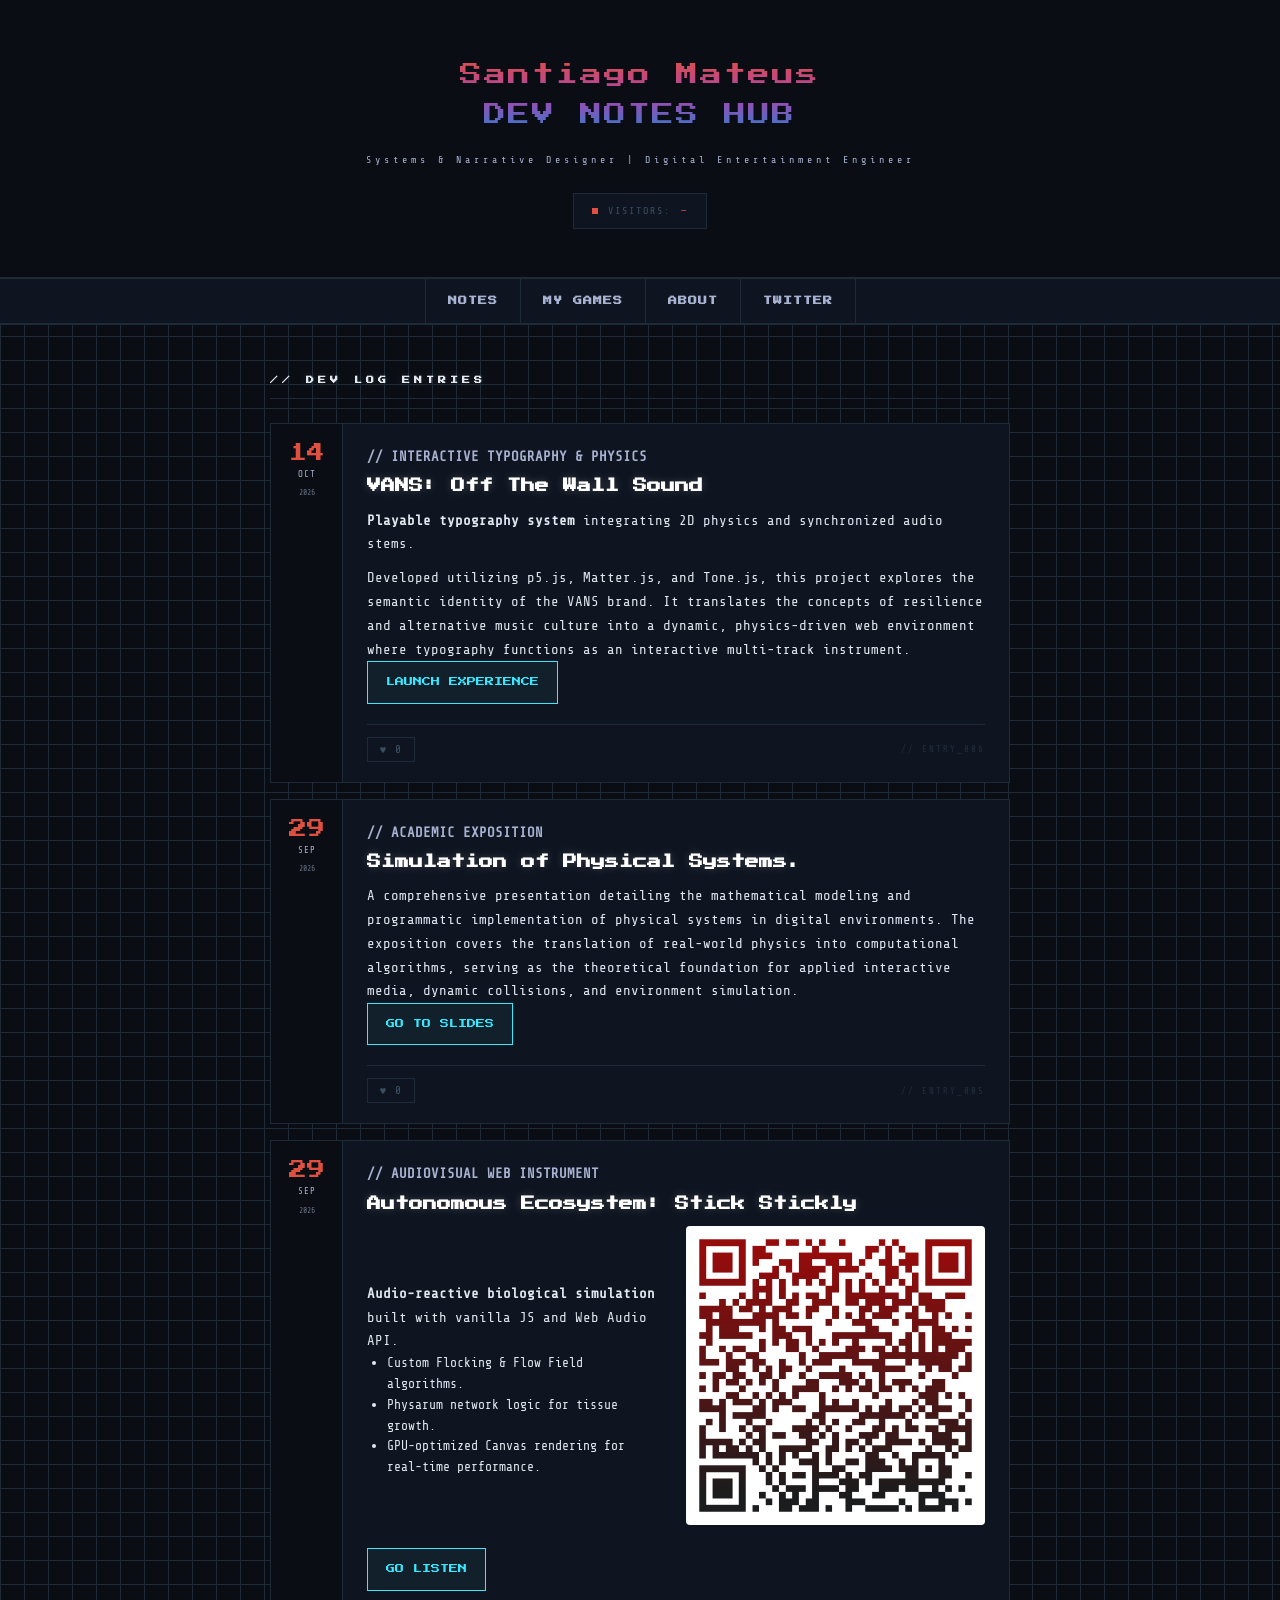
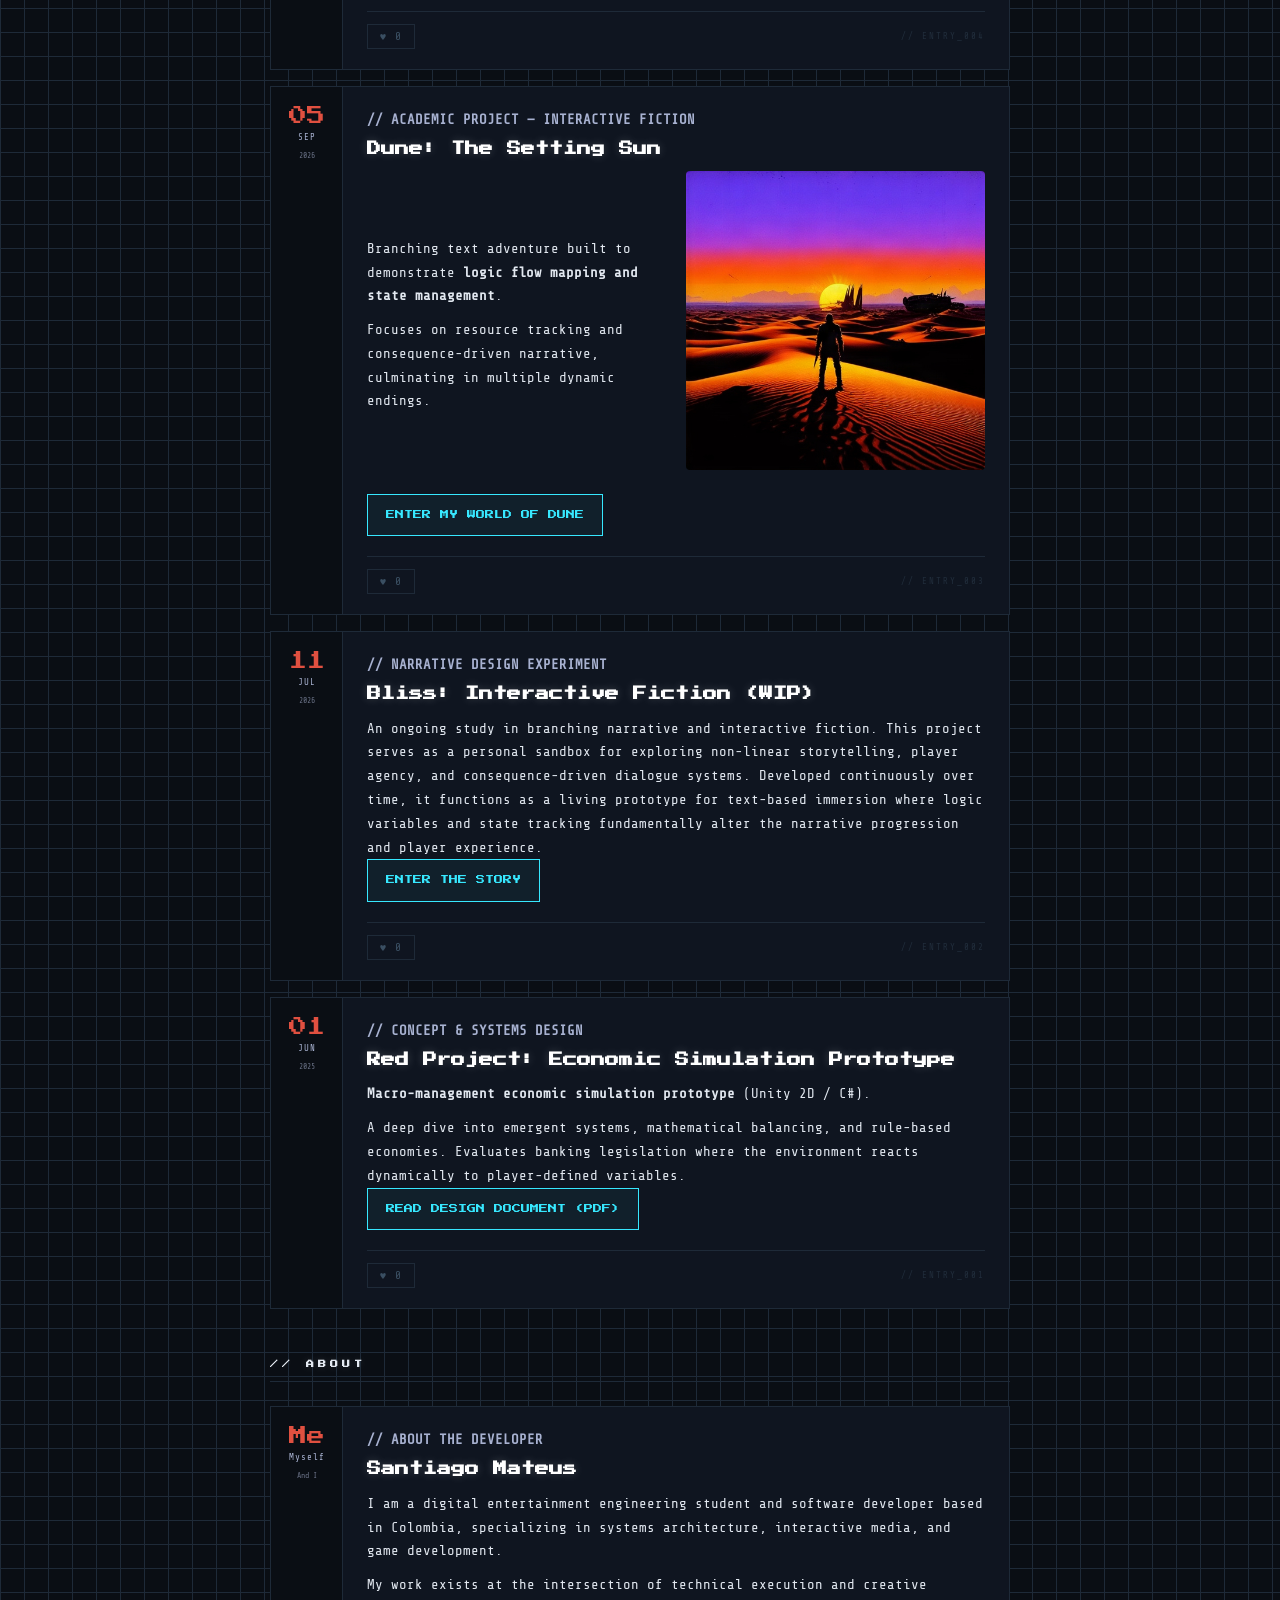
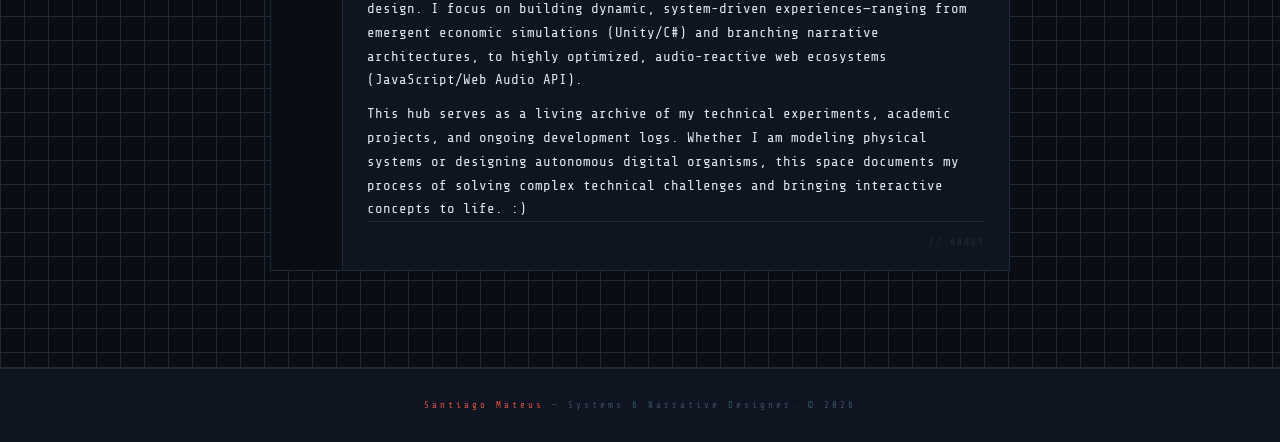
<file: index.html>
<!DOCTYPE html>
<html lang="en">
    <head>
        <meta charset="UTF-8">
        <meta name="viewport" content="width=device-width, initial-scale=1.0">
        <link rel="stylesheet" href="styles.css">
        <link href="https://fonts.googleapis.com/css2?family=Press+Start+2P&family=Share+Tech+Mono&display=swap" rel="stylesheet">
        <link rel="icon" href="assets/favicon.ico">
        <title>OilWorkerPantheon — Dev Notes</title>
    </head>
    <body>

        <header>
            <div class="logo">Santiago Mateus<br>DEV NOTES HUB</div>
            <div class="logo-sub">Systems & Narrative Designer | Digital Entertainment Engineer</div>
            <div class="visitor-bar">
                <span class="visitor-dot"></span>
                <span>VISITORS:</span>
                <span id="visitor-count">——</span>
            </div>
        </header>

        <nav>
            <a href="#notes">NOTES</a>
            <a href="games.html">MY GAMES</a>
            <a href="#about">ABOUT</a>
            <a href="https://twitter.com/OilWorkerP4nth" target="_blank">TWITTER</a>
        </nav>

        <main>

            <div class="section-label" id="notes">// DEV LOG ENTRIES</div>
            <!-- ADD NEW ENTRIES BELOW THIS LINE -->

            <!-- ENTRY 006 -->
            <article class="note-card">
                <div class="note-date">
                    <span class="day">14</span>
                    <span class="month">OCT</span>
                    <span class="year">2026</span>
                </div>
                <div class="note-content">
                    <div class="note-tag">// INTERACTIVE TYPOGRAPHY & PHYSICS</div>
                    <h2 class="note-title">VANS: Off The Wall Sound</h2>
                    
                    <div class="note-body">
                        <p><strong>Playable typography system</strong> integrating 2D physics and synchronized audio stems.</p>
                        <p>Developed utilizing p5.js, Matter.js, and Tone.js, this project explores the semantic identity of the VANS brand. It translates the concepts of resilience and alternative music culture into a dynamic, physics-driven web environment where typography functions as an interactive multi-track instrument.</p>
                    </div>
            
                    <!-- BOTÓN ACTUALIZADO -->
                    <a href="./Unidad_7/index.html" class="novel-btn" target="_blank">
                        LAUNCH EXPERIENCE
                    </a>
            
                    <div class="note-footer">
                        <button class="like-btn" data-id="entry_006">
                            ♥ <span class="count">0</span>
                        </button>
                        <span class="note-id">// ENTRY_006</span>
                    </div>
                </div>
            </article>

            <!-- ENTRY 005 -->
            <article class="note-card">
                <div class="note-date">
                    <span class="day">29</span>
                    <span class="month">SEP</span>
                    <span class="year">2026</span>
                </div>
                <div class="note-content">
                    <div class="note-tag">// ACADEMIC EXPOSITION</div>
                    <h2 class="note-title">Simulation of Physical Systems.</h2>
                    
                    <div class="note-body">
                        <p>A comprehensive presentation detailing the mathematical modeling and programmatic implementation of physical systems in digital environments. The exposition covers the translation of real-world physics into computational algorithms, serving as the theoretical foundation for applied interactive media, dynamic collisions, and environment simulation.</p>
                    </div>
            
                    <!-- BOTÓN -->
                    <a href="./unidad_5_diamante/index.html" class="novel-btn" target="_blank">
                        GO TO SLIDES
                    </a>
            
                    <div class="note-footer">
                        <button class="like-btn" data-id="entry_005">
                            ♥ <span class="count">0</span>
                        </button>
                        <span class="note-id">// ENTRY_005</span>
                    </div>
                </div>
            </article>

            <!-- ENTRY 004 -->
            <article class="note-card">
                <div class="note-date">
                    <span class="day">29</span>
                    <span class="month">SEP</span>
                    <span class="year">2026</span>
                </div>
                <div class="note-content">
                    <div class="note-tag">// AUDIOVISUAL WEB INSTRUMENT</div>
                    <h2 class="note-title">Autonomous Ecosystem: Stick Stickly</h2>
                    
                    <!-- Contenedor dividido en dos columnas -->
                    <div class="note-body" style="display: flex; gap: 20px; align-items: center; padding-bottom: 15px;">
                        <div style="flex: 1;">
                            <p><strong>Audio-reactive biological simulation</strong> built with vanilla JS and Web Audio API.</p>
                            <ul style="color: #e2e8f0; font-size: 13px; padding-left: 20px; line-height: 1.6;">
                                <li>Custom Flocking & Flow Field algorithms.</li>
                                <li>Physarum network logic for tissue growth.</li>
                                <li>GPU-optimized Canvas rendering for real-time performance.</li>
                            </ul>
                        </div>
                        <div style="flex: 1; text-align: center;">
                            <img src="assets/qr-code.png" alt="QR Stick Stickly" style="max-width: 100%; border-radius: 4px;">
                        </div>
                    </div>
            
                    <!-- BOTÓN -->
                    <a href="./Stick_Stickly_Organism_Santiago_Mateus/index.html" class="novel-btn">
                        GO LISTEN
                    </a>
            
                    <div class="note-footer">
                        <button class="like-btn" data-id="entry_004">
                            ♥ <span class="count">0</span>
                        </button>
                        <span class="note-id">// ENTRY_004</span>
                    </div>
                </div>
            </article>

            <!-- ENTRY 003 -->
            <article class="note-card">
                <div class="note-date">
                    <span class="day">05</span>
                    <span class="month">SEP</span>
                    <span class="year">2026</span>
                </div>
                <div class="note-content">
                    <div class="note-tag">// ACADEMIC PROJECT — INTERACTIVE FICTION</div>
                    <h2 class="note-title">Dune: The Setting Sun</h2>
                    
                    <!-- Contenedor dividido en dos columnas -->
                    <div class="note-body" style="display: flex; gap: 20px; align-items: center; padding-bottom: 15px;">
                        <div style="flex: 1;">
                            <p>Branching text adventure built to demonstrate <strong>logic flow mapping and state management</strong>.</p>
                            <p>Focuses on resource tracking and consequence-driven narrative, culminating in multiple dynamic endings.</p>
                        </div>
                        <div style="flex: 1; text-align: center;">
                            <img src="assets/Dune.png" alt="Portada de The Setting Sun" style="max-width: 100%; border-radius: 4px;">
                        </div>
                    </div>
            
                    <!-- BOTÓN -->
                    <a href="DuneTheSettingSun.html" class="novel-btn">
                        ENTER MY WORLD OF DUNE
                    </a>
            
                    <div class="note-footer">
                        <button class="like-btn" data-id="entry_003">
                            ♥ <span class="count">0</span>
                        </button>
                        <span class="note-id">// ENTRY_003</span>
                    </div>
                </div>
            </article>

            <!-- ENTRY 002 -->
            <article class="note-card">
                <div class="note-date">
                    <span class="day">11</span>
                    <span class="month">JUL</span>
                    <span class="year">2026</span>
                </div>
                <div class="note-content">
                    <div class="note-tag">// NARRATIVE DESIGN EXPERIMENT</div>
                    <h2 class="note-title">Bliss: Interactive Fiction (WIP)</h2>
                    <div class="note-body">
                        <p>An ongoing study in branching narrative and interactive fiction. This project serves as a personal sandbox for exploring non-linear storytelling, player agency, and consequence-driven dialogue systems. Developed continuously over time, it functions as a living prototype for text-based immersion where logic variables and state tracking fundamentally alter the narrative progression and player experience.</p>
                    </div>
            
                    <!-- BOTÓN -->
                    <a href="Bliss.html" class="novel-btn">
                        ENTER THE STORY
                    </a>
            
                    <div class="note-footer">
                        <button class="like-btn" data-id="entry_002">
                            ♥ <span class="count">0</span>
                        </button>
                        <span class="note-id">// ENTRY_002</span>
                    </div>
                </div>
            </article>

            <!-- ENTRY 001 -->
            <article class="note-card">
                <div class="note-date">
                    <span class="day">01</span>
                    <span class="month">JUN</span>
                    <span class="year">2025</span>
                </div>
                <div class="note-content">
                    <div class="note-tag">// CONCEPT & SYSTEMS DESIGN</div>
                    <h2 class="note-title">Red Project: Economic Simulation Prototype</h2>
                    
                    <div class="note-body">
                        <p><strong>Macro-management economic simulation prototype</strong> (Unity 2D / C#).</p>
                        <p>A deep dive into emergent systems, mathematical balancing, and rule-based economies. Evaluates banking legislation where the environment reacts dynamically to player-defined variables.</p>
                    </div>

                    <!-- BOTÓN PARA EL GDD -->
                    <a href="Docs/RedProjectGDD.pdf" target="_blank" class="novel-btn">
                        READ DESIGN DOCUMENT (PDF)
                    </a>

                    <div class="note-footer">
                        <button class="like-btn" data-id="entry_001">
                            ♥ <span class="count">0</span>
                        </button>
                        <span class="note-id">// ENTRY_001</span>
                    </div>
                </div>
            </article>

            <div class="section-label" id="about" style="margin-top:48px;">// ABOUT</div>

            <article class="note-card">
                <div class="note-date">
                    <span class="day">Me</span>
                    <span class="month">Myself</span>
                    <span class="year">And I</span>
                </div>
                <div class="note-content">
                    <div class="note-tag">// ABOUT THE DEVELOPER</div>
                    <h2 class="note-title">Santiago Mateus</h2>
                    <div class="note-body">
                        <p>I am a digital entertainment engineering student and software developer based in Colombia, specializing in systems architecture, interactive media, and game development.</p>
                        <p>My work exists at the intersection of technical execution and creative design. I focus on building dynamic, system-driven experiences—ranging from emergent economic simulations (Unity/C#) and branching narrative architectures, to highly optimized, audio-reactive web ecosystems (JavaScript/Web Audio API).</p>
                        <p>This hub serves as a living archive of my technical experiments, academic projects, and ongoing development logs. Whether I am modeling physical systems or designing autonomous digital organisms, this space documents my process of solving complex technical challenges and bringing interactive concepts to life. :)</p>
                    </div>
                    <div class="note-footer">
                        <span></span>
                        <span class="note-id">// ABOUT</span>
                    </div>
                </div>
            </article>

        </main>

        <footer>
            <script src="main.js"></script>
            <span>Santiago Mateus</span> — Systems & Narrative Designer. © 2026
        </footer>

    </body>
</html>
</file>
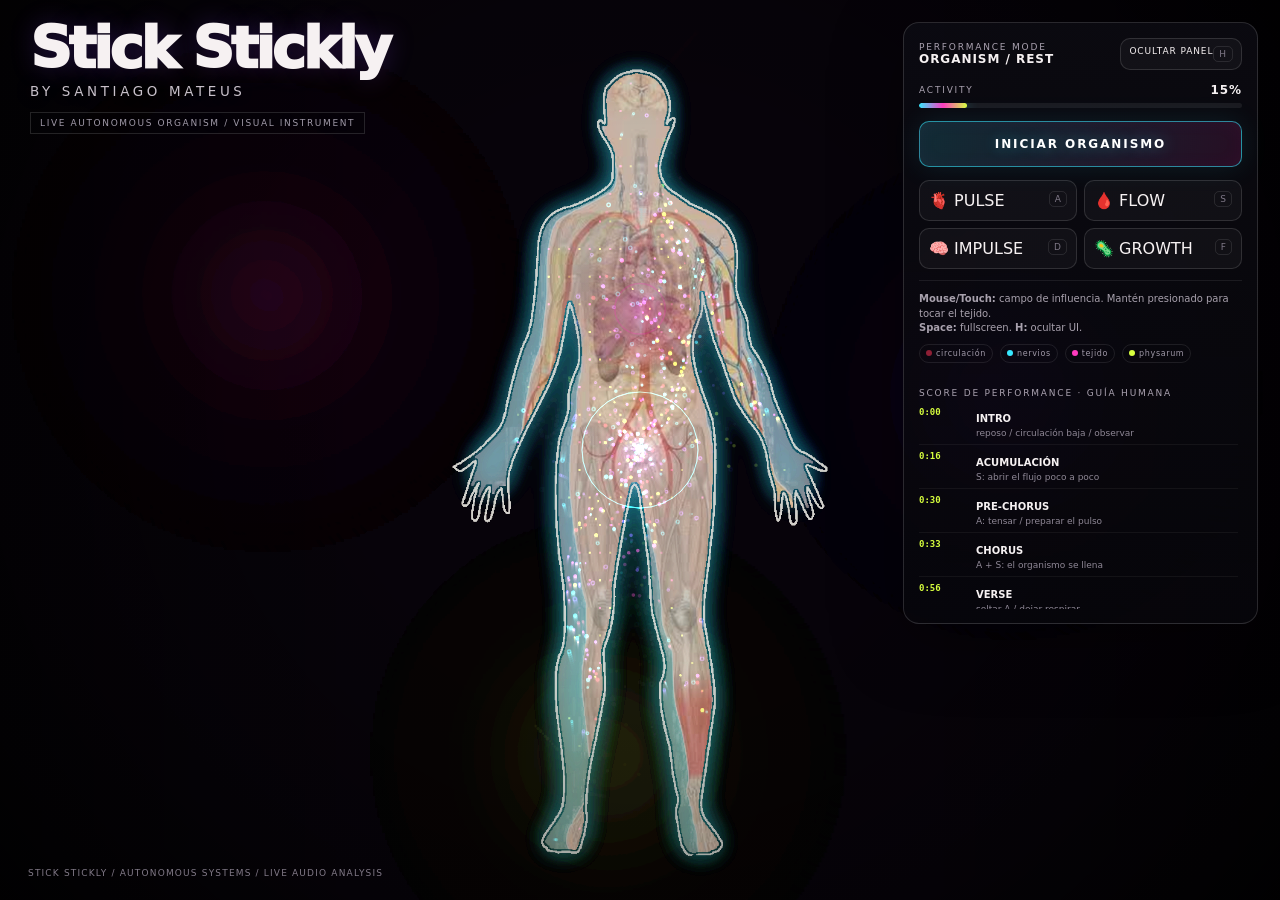
<file: Stick_Stickly_Organism_Santiago_Mateus/index.html>
<!doctype html>
<html lang="es">
<head>
<meta charset="utf-8">
<meta name="viewport" content="width=device-width,initial-scale=1">
<link rel="icon" href="../assets/favicon.ico">
<title>Stick Stickly | By Santiago Mateus</title>
<style>
:root{
  --bg:#07060b;
  --ink:#f6f1f2;
  --muted:#9d96a3;
  --cyan:#37e8ff;
  --pink:#ff3bbf;
  --lime:#d8ff3e;
  --violet:#8e4dff;
  --blood:#8e1f35;
}
*{box-sizing:border-box}
html,body{
  margin:0;width:100%;height:100%;overflow:hidden;background:var(--bg);
  color:var(--ink);font-family:Inter,ui-sans-serif,system-ui,-apple-system,Segoe UI,sans-serif;
  cursor:default;
  touch-action:none;
}
canvas{position:fixed;inset:0;width:100%;height:100%;display:block}
.vignette{position:fixed;inset:0;pointer-events:none;background:
  radial-gradient(circle at 50% 44%,transparent 33%,rgba(0,0,0,.28) 67%,rgba(0,0,0,.82) 100%),
  linear-gradient(90deg,rgba(0,0,0,.28),transparent 32%,transparent 68%,rgba(0,0,0,.28))}
.top{
  position:fixed;left:30px;top:24px;z-index:8;pointer-events:none;
  text-shadow:0 0 26px rgba(142,77,255,.22)
}
.title{font-weight:950;letter-spacing:-.055em;font-size:clamp(34px,4.5vw,66px);line-height:.88}
.by{font-size:clamp(11px,1.05vw,15px);letter-spacing:.27em;text-transform:uppercase;color:#c8c0ca;margin-top:9px}
.tag{
  display:inline-block;margin-top:13px;padding:5px 9px;border:1px solid rgba(255,255,255,.13);
  background:rgba(5,4,8,.35);font-size:9px;
  letter-spacing:.18em;text-transform:uppercase;color:#9f98a7
}
.panel{
  position:fixed;right:22px;top:22px;z-index:12;width:min(355px,calc(100vw - 44px));
  padding:15px 15px 14px;border:1px solid rgba(255,255,255,.14);border-radius:16px;
  background:linear-gradient(180deg,rgba(12,11,18,.88),rgba(8,7,12,.74));
  box-shadow:0 16px 70px rgba(0,0,0,.35)
}
.panel.hidden{display:none}
.row{display:flex;justify-content:space-between;align-items:center;gap:16px}
.label{font-size:9px;text-transform:uppercase;letter-spacing:.2em;color:#aaa2b0}
.value{font-size:12px;font-weight:800;letter-spacing:.08em}
.controls{display:grid;grid-template-columns:1fr 1fr;gap:7px;margin-top:11px}
button{
  appearance:none;border:1px solid rgba(255,255,255,.13);background:rgba(255,255,255,.035);
  color:var(--ink);padding:10px 9px;border-radius:10px;cursor:pointer;text-align:left;
  font:inherit;transition:.14s transform,.14s background,.14s border,.14s box-shadow
}
button:hover{transform:translateY(-1px);background:rgba(255,255,255,.075)}
button.active{
  border-color:rgba(216,255,62,.72);
  box-shadow:0 0 25px rgba(216,255,62,.11),inset 0 0 14px rgba(216,255,62,.035)
}
#hideBtn{font-size:9px;padding:7px 8px;letter-spacing:.1em;text-transform:uppercase}
.k{
  font-size:9px;color:#7f7887;float:right;border:1px solid rgba(255,255,255,.1);
  padding:2px 5px;border-radius:5px
}
.meter{height:5px;border-radius:99px;background:rgba(255,255,255,.07);margin-top:6px;overflow:hidden}
.fill{
  height:100%;width:0%;border-radius:99px;
  background:linear-gradient(90deg,var(--cyan),var(--pink),var(--lime));
  box-shadow:0 0 13px rgba(55,232,255,.48)
}
.hint{margin-top:11px;padding-top:11px;border-top:1px solid rgba(255,255,255,.08);font-size:10px;line-height:1.45;color:#a8a1ad}
.score{margin-top:11px;max-height:235px;overflow:auto;padding-right:4px}
.score::-webkit-scrollbar{width:5px}.score::-webkit-scrollbar-thumb{background:rgba(255,255,255,.12);border-radius:9px}
.cue{display:grid;grid-template-columns:48px 1fr;gap:9px;padding:6px 0;border-bottom:1px solid rgba(255,255,255,.05)}
.time{font:700 9px ui-monospace,monospace;color:var(--lime)}
.cue b{font-size:10px}.cue span{display:block;font-size:9px;color:#8e8795;margin-top:2px}
.legend{display:flex;gap:7px;flex-wrap:wrap;margin-top:8px}
.chip{font-size:8px;letter-spacing:.08em;padding:4px 6px;border:1px solid rgba(255,255,255,.09);border-radius:999px;color:#9f98a7}
.chip i{display:inline-block;width:6px;height:6px;border-radius:50%;margin-right:4px}
.startButton{width:100%;margin:13px 0 2px;padding:15px 12px;border:1px solid rgba(55,232,255,.55);
  background:linear-gradient(110deg,rgba(55,232,255,.16),rgba(255,59,191,.12));color:#fff;
  font-size:12px;font-weight:900;letter-spacing:.16em;text-align:center;text-shadow:0 0 16px rgba(55,232,255,.4);
  box-shadow:0 0 28px rgba(55,232,255,.1),inset 0 0 20px rgba(255,59,191,.04)}
.startButton:hover{border-color:var(--cyan);background:linear-gradient(110deg,rgba(55,232,255,.25),rgba(255,59,191,.2))}
.startButton:disabled{opacity:.5;cursor:wait;transform:none}
.beatFlag{display:inline-block;margin-left:8px;color:var(--pink);font-size:9px;letter-spacing:.16em;opacity:0;transition:opacity .04s;text-shadow:0 0 12px var(--pink)}
.beatFlag.active{opacity:1}
.startButton[hidden]{display:none}
.loading{position:fixed;left:50%;top:50%;z-index:20;transform:translate(-50%,-50%);padding:9px 13px;
  color:var(--cyan);background:rgba(7,6,11,.85);border:1px solid rgba(55,232,255,.25);font-size:10px;
  letter-spacing:.16em;text-transform:uppercase;pointer-events:none}
.loading.hidden{display:none}
.bottom{
  position:fixed;left:28px;bottom:22px;z-index:8;color:#817987;font-size:9px;
  letter-spacing:.13em;text-transform:uppercase;pointer-events:none
}
@media (max-width: 600px) {
  .bottom{left:16px;bottom:12px}
  .title{font-size:34px}.controls{grid-template-columns:1fr 1fr}.score{max-height:175px}
}
</style>
</head>
<body>
<canvas id="c"></canvas>
<div class="vignette"></div>

<div class="top">
  <div class="title">Stick Stickly</div>
  <div class="by">By Santiago Mateus</div>
  <div class="tag">live autonomous organism / visual instrument</div>
</div>

<div class="panel" id="panel">
  <div class="row">
    <div><div class="label">Performance mode</div><div class="value" id="mode">ORGANISM / REST</div></div>
    <button id="hideBtn">ocultar panel <span class="k">H</span></button>
  </div>

  <div class="row" style="margin-top:13px">
    <div class="label">activity <span class="beatFlag" id="beatFlag">BEAT</span></div><div class="value" id="activityText">0%</div>
  </div>
  <div class="meter"><div class="fill" id="activityFill"></div></div>

  <button class="startButton" id="startBtn" type="button" disabled>INICIAR ORGANISMO</button>

  <div class="controls">
    <button id="pulseBtn">🫀 PULSE <span class="k">A</span></button>
    <button id="flowBtn">🩸 FLOW <span class="k">S</span></button>
    <button id="impulseBtn">🧠 IMPULSE <span class="k">D</span></button>
    <button id="growthBtn">🦠 GROWTH <span class="k">F</span></button>
  </div>

  <div class="hint">
    <b>Mouse/Touch:</b> campo de influencia. Mantén presionado para tocar el tejido.
    <br><b>Space:</b> fullscreen. <b>H:</b> ocultar UI.
  </div>

  <div class="legend">
    <span class="chip"><i style="background:var(--blood)"></i>circulación</span>
    <span class="chip"><i style="background:var(--cyan)"></i>nervios</span>
    <span class="chip"><i style="background:var(--pink)"></i>tejido</span>
    <span class="chip"><i style="background:var(--lime)"></i>physarum</span>
  </div>

  <div class="score">
    <div class="label" style="margin:14px 0 3px">score de performance · guía humana</div>
    <div class="cue"><div class="time">0:00</div><div><b>INTRO</b><span>reposo / circulación baja / observar</span></div></div>
    <div class="cue"><div class="time">0:16</div><div><b>ACUMULACIÓN</b><span>S: abrir el flujo poco a poco</span></div></div>
    <div class="cue"><div class="time">0:30</div><div><b>PRE-CHORUS</b><span>A: tensar / preparar el pulso</span></div></div>
    <div class="cue"><div class="time">0:33</div><div><b>CHORUS</b><span>A + S: el organismo se llena</span></div></div>
    <div class="cue"><div class="time">0:56</div><div><b>VERSE</b><span>soltar A / dejar respirar</span></div></div>
    <div class="cue"><div class="time">1:06</div><div><b>BRIDGE</b><span>D: descarga nerviosa puntual</span></div></div>
    <div class="cue"><div class="time">1:11</div><div><b>BREAKDOWN</b><span>F + S: tejido fuera de equilibrio</span></div></div>
    <div class="cue"><div class="time">2:01</div><div><b>CHORUS 2</b><span>A + mouse: máxima intervención</span></div></div>
    <div class="cue"><div class="time">2:23</div><div><b>CODA / OUTRO</b><span>soltar controles / cicatriz residual</span></div></div>
    <div class="hint">Los tiempos son una guía inicial de ensayo. El audio modula sutilmente el tejido; la intervención sigue siendo manual.</div>
  </div>
</div>

<div class="bottom">stick stickly / autonomous systems / live audio analysis</div>
<div class="loading" id="loading">loading organism</div>

<script>
(() => {
  "use strict";

  const canvas = document.getElementById("c");
  const ctx = canvas.getContext("2d", {alpha:false});
  const panel = document.getElementById("panel");
  const loading = document.getElementById("loading");
  const modeEl = document.getElementById("mode");
  const beatFlag = document.getElementById("beatFlag");
  const activityFill = document.getElementById("activityFill");
  const activityText = document.getElementById("activityText");

  // Resolución base limitada; autoQuality() la baja sola si el equipo no da abasto.
  let DPR = Math.min(devicePixelRatio || 1, 1.25);

  const SRC_W = 585, SRC_H = 1112;
  let W = innerWidth, H = innerHeight;
  let t = 0, last = performance.now();
  let mouse = {x:W/2, y:H/2, inside:true, down:false};

  let pulse=.05, flow=.25, impulse=.02, growth=.28;
  let targetPulse=pulse, targetFlow=flow, targetImpulse=impulse, targetGrowth=growth;
  let energy=.04, nerveBurst=0;
  let beatPulse=0, beatArmed=true, nextBeatAt=0;

  let maskCanvas, maskCtx, maskData;
  let bodyRect={x:0,y:0,w:0,h:0,scale:1};
  let maskAlpha=null;
  let bodyTexture, bodyMaskImage, bodyOutline, neonTexture;
  let staticBodyCanvas, staticBodyCtx;
  let glowCanvas, glowPad=48;
  let blood=[], nerves=[], sparks=[];
  let phys=[];

  let gridW=120, gridH=80, slimeGrid, slimeNext;
  let audioContext=null, analyser=null, audioElement=null, audioData=null;
  let bassEnergy=0, trebleEnergy=0, movementEnergy=.08;
  let beatAnalyser=null, beatData=null, prevBeat=null;
  const fluxHistory=[];
  const FLUX_HISTORY_SIZE=43;
  const auraColors = ['#FF00FF', '#CCFF00', '#00FFFF', '#8A2BE2'];
  let auraColorIndex = 0;
  let auraPulse=0, nextAuraAt=0, edmMode=false;
  const EDM_START=169;        // segundos (2:49): antes = halo clásico / desde aquí = halo EDM explosivo
  const CLASSIC_SHADOW=false; // true = shadowBlur original en 0–2:49 (más fiel, pero más pesado para la GPU)
  const bassHistory=[];
  const BASS_HISTORY_SIZE=48;

  const COLORS = {
    bg:"#07060b", bone:"#ebe4da", tissue:"#c98c86", blood:"#8e1f35",
    cyan:"#37e8ff", pink:"#ff3bbf", lime:"#d8ff3e", violet:"#8e4dff"
  };
  const CELL_COLORS=[COLORS.pink,COLORS.lime,COLORS.cyan,COLORS.violet,COLORS.blood];

  // Halos precalculados como sprites (antes: 3 gradientes nuevos por frame)
  const HALO_DEFS=[
    {x:.20,y:.32,rgb:"255,59,191",phase:0},
    {x:.79,y:.43,rgb:"142,77,255",phase:2.1},
    {x:.48,y:.83,rgb:"216,255,62",phase:4.2}
  ];
  const haloSprites=HALO_DEFS.map(h=>{
    const c=document.createElement("canvas");c.width=c.height=256;
    const g=c.getContext("2d");
    const gr=g.createRadialGradient(128,128,0,128,128,128);
    gr.addColorStop(0,`rgba(${h.rgb},.72)`);
    gr.addColorStop(.42,`rgba(${h.rgb},.24)`);
    gr.addColorStop(1,`rgba(${h.rgb},0)`);
    g.fillStyle=gr;g.fillRect(0,0,256,256);
    return c;
  });

  // Buffers para dibujar physarum en batch
  const SB=6;
  let slimeBuf=null;
  const slimeCnt=new Int32Array(3*SB);
  const SLIME_COLS=[COLORS.pink,COLORS.lime,COLORS.cyan];

  const rand=(a=1,b=0)=>Math.random()*(a-b)+b;
  const clamp=(v,a,b)=>Math.max(a,Math.min(b,v));
  const lerp=(a,b,x)=>a+(b-a)*x;

  function resize(){
    W=innerWidth; H=innerHeight;
    canvas.width=W*DPR; canvas.height=H*DPR;
    canvas.style.width=W+"px"; canvas.style.height=H+"px";
    ctx.setTransform(DPR,0,0,DPR,0,0);
    ctx.fillStyle=COLORS.bg;
    ctx.fillRect(0,0,W,H);
    bodyRect=rect();
    initGrid();
  }

  function rect(){
    const scale=Math.min((W*.72)/SRC_W,(H*.92)/SRC_H);
    const w=SRC_W*scale, h=SRC_H*scale;
    return {x:(W-w)/2,y:(H-h)/2+12,w,h,scale};
  }

  function normToScreen(nx,ny){
    const r=bodyRect;
    return {x:r.x+nx*r.w,y:r.y+ny*r.h};
  }

  function insideBody(x,y){
    if(!maskAlpha) return true;
    const r=bodyRect;
    if(x<r.x || x>=r.x+r.w || y<r.y || y>=r.y+r.h) return false;
    const sx=((x-r.x)*SRC_W/r.w)|0;
    const sy=((y-r.y)*SRC_H/r.h)|0;
    return maskAlpha[sy*SRC_W+sx] > 18;
  }

  function bodyPoint(){
    const r=bodyRect;
    for(let i=0;i<220;i++){
      const x=r.x+Math.random()*r.w;
      const y=r.y+Math.random()*r.h;
      if(insideBody(x,y)) return {x,y};
    }
    return normToScreen(.5,.48);
  }

  function loadImage(src){
    return new Promise((resolve,reject)=>{
      const img=new Image();
      img.onload=()=>resolve(img);
      img.onerror=reject;
      img.src=src;
    });
  }

  function buildNeonTexture(){
    const c=document.createElement("canvas");c.width=SRC_W;c.height=SRC_H;
    const x=c.getContext("2d");
    const g=x.createLinearGradient(0,0,SRC_W,SRC_H);
    g.addColorStop(0,"rgba(55,232,255,.24)");
    g.addColorStop(.38,"rgba(142,77,255,.08)");
    g.addColorStop(.55,"rgba(255,59,191,.18)");
    g.addColorStop(.78,"rgba(216,255,62,.10)");
    g.addColorStop(1,"rgba(55,232,255,.18)");
    x.fillStyle=g;x.fillRect(0,0,SRC_W,SRC_H);
    x.globalCompositeOperation="destination-in";
    x.drawImage(bodyMaskImage,0,0,SRC_W,SRC_H);
    x.globalCompositeOperation="source-over";
    return c;
  }

  function makeAgent(){
    const p=bodyPoint();
    return {x:p.x,y:p.y,vx:rand(1.2,-1.2),vy:rand(1.2,-1.2),r:rand(2.3,.8),seed:Math.random()*1000,life:1,slot:(Math.random()*5)|0};
  }

  function makeNerve(){
    const targets=[
      normToScreen(.50,.09),normToScreen(.50,.22),normToScreen(.50,.31),
      normToScreen(.27,.50),normToScreen(.73,.50),
      normToScreen(.36,.86),normToScreen(.64,.86)
    ];
    const p=bodyPoint(), target=targets[(Math.random()*targets.length)|0];
    return {x:p.x,y:p.y,vx:0,vy:0,target,life:rand(1.8,.5),sz:rand(2.8,1.0)};
  }

  function initAgents(){
    blood=Array.from({length:420},makeAgent);
    nerves=Array.from({length:120},makeNerve);
    phys=Array.from({length:250},()=>{
      const p=bodyPoint(); return {x:p.x,y:p.y,a:rand(Math.PI*2)};
    });
    sparks=[];
    slimeGrid=new Float32Array(gridW*gridH);
    slimeNext=new Float32Array(gridW*gridH);
  }

  function initMaskData(){
    maskCanvas=document.createElement("canvas");
    maskCanvas.width=SRC_W;maskCanvas.height=SRC_H;
    maskCtx=maskCanvas.getContext("2d",{willReadFrequently:true});
    maskCtx.drawImage(bodyMaskImage,0,0,SRC_W,SRC_H);
    maskData=maskCtx.getImageData(0,0,SRC_W,SRC_H);
    maskAlpha=new Uint8Array(SRC_W*SRC_H);
    for(let i=0,p=0;i<maskAlpha.length;i++,p+=4) maskAlpha[i]=maskData.data[p+3];
  }

  function initGrid(){
    gridW=Math.max(64,Math.floor(W/15));
    gridH=Math.max(42,Math.floor(H/15));
    if(!slimeGrid) slimeGrid=new Float32Array(gridW*gridH);
    else if(slimeGrid.length!==gridW*gridH){
      slimeGrid=new Float32Array(gridW*gridH);
      slimeNext=new Float32Array(gridW*gridH);
    }
  }

  function gidx(x,y){return y*gridW+x}

  function trailAt(px,py){
    const r=bodyRect;
    const gx=clamp(Math.floor((px-r.x)/r.w*gridW),0,gridW-1);
    const gy=clamp(Math.floor((py-r.y)/r.h*gridH),0,gridH-1);
    return slimeGrid[gidx(gx,gy)]||0;
  }

  function deposit(px,py,a){
    const r=bodyRect;
    if(px<r.x||py<r.y||px>r.x+r.w||py>r.y+r.h)return;
    const gx=clamp(Math.floor((px-r.x)/r.w*gridW),0,gridW-1);
    const gy=clamp(Math.floor((py-r.y)/r.h*gridH),0,gridH-1);
    if(insideBody(px,py)) {
      const i = gidx(gx,gy);
      slimeGrid[i] = Math.min(25, slimeGrid[i] + a);
    }
  }

  function flowVector(x,y){
    const r=bodyRect;
    const nx=(x-r.x)/r.w-.5, ny=(y-r.y)/r.h-.5;
    const noiseStrength=.55+flow*1.7+movementEnergy*2.1+beatPulse*5.2;
    const curl=Math.sin(ny*8+t*(.46+flow*.24))+(.65+flow*.2)*Math.cos(nx*6.4-t*.33)+Math.sin(nx*11-ny*7+t*15)*beatPulse;
    const curl2=Math.cos(nx*7.2+t*.19)-Math.sin(ny*5.1+t*(.40+flow*.2));

    let fx=(Math.cos(curl*1.7+t*.13)-.55*ny*curl2)*noiseStrength;
    let fy=(Math.sin(curl2*1.55-t*.11)+.55*nx*curl)*noiseStrength;
    const noiseAngle=Math.sin(nx*8+ny*5+t*1.1)*(flow*.13+movementEnergy*.12+beatPulse*2.4);
    const rotatedX=fx*Math.cos(noiseAngle)-fy*Math.sin(noiseAngle);
    fy=fx*Math.sin(noiseAngle)+fy*Math.cos(noiseAngle);
    fx=rotatedX;

    const heart=normToScreen(.50,.315);
    const dx=heart.x-x, dy=heart.y-y, d=Math.hypot(dx,dy)||1;
    fx += (dx/d)*(0.55+flow*1.8);
    fy += (dy/d)*(0.55+flow*1.8);

    if(mouse.inside){
      const mdx=mouse.x-x, mdy=mouse.y-y, md=Math.hypot(mdx,mdy)||1;
      if(md<180){
        const m=1-md/180;
        const sign=mouse.down?-1:1;
        fx+=(mdx/md)*m*(2.5+flow*2.1)*sign;
        fy+=(mdy/md)*m*(2.5+flow*2.1)*sign;
      }
    }
    const L=Math.hypot(fx,fy)||1;
    return {x:fx/L,y:fy/L};
  }

  function updateBlood(dt){
    for(let i=0;i<blood.length;i++){
      const p=blood[i];
      let sx=0,sy=0, ax=0,ay=0,cx=0,cy=0,count=0;
      for(let k=1;k<=4;k++){
        const q=blood[(i*17+k*29+i)%blood.length];
        const dx=q.x-p.x,dy=q.y-p.y,d2=dx*dx+dy*dy;
        if(d2<55*55 && d2>0.1){
          const d=Math.sqrt(d2);count++;
          if(d<19){sx-=dx/d*(19-d);sy-=dy/d*(19-d)}
          ax+=q.vx;ay+=q.vy;cx+=q.x;cy+=q.y
        }
      }
      if(count){ax/=count;ay/=count;cx/=count;cy/=count;ax-=p.vx;ay-=p.vy;cx-=p.x;cy-=p.y}

      const f=flowVector(p.x,p.y);
      let fx=sx*(.17+beatPulse*7.5)+ax*.016+cx*.0016+f.x*(.75+flow*3.1);
      let fy=sy*(.17+beatPulse*7.5)+ay*.016+cy*.0016+f.y*(.75+flow*3.1);

      fx+=cx*growth*.002;fy+=cy*growth*.002;

      if(mouse.inside){
        const mx=p.x-mouse.x,my=p.y-mouse.y,md=Math.hypot(mx,my)||1;
        if(md<145){
          const force=(1-md/145)*(mouse.down?3.8:1.4);
          const direction=mouse.down?1:-1;
          fx+=mx/md*force*direction;
          fy+=my/md*force*direction;
        }
      }
      const jitter=.08+pulse*.72+movementEnergy*.8+bassEnergy*.16;
      fx+=rand(jitter,-jitter);
      fy+=rand(jitter,-jitter);

      p.vx=lerp(p.vx,p.vx+fx,.68);
      p.vy=lerp(p.vy,p.vy+fy,.68);

      const speed=Math.hypot(p.vx,p.vy)||1;
      const max=.62+energy*2.7+pulse*2.3+beatPulse*5.0;
      if(speed>max){p.vx=p.vx/speed*max;p.vy=p.vy/speed*max}

      p.x+=p.vx*dt*72;p.y+=p.vy*dt*72;

      if(!insideBody(p.x,p.y)){
        const q=bodyPoint();
        p.x=lerp(p.x,q.x,.12);p.y=lerp(p.y,q.y,.12);p.vx*=.55;p.vy*=.55;
      }
    }
  }

  function updateNerves(dt){
    const targets=[
      normToScreen(.50,.08),normToScreen(.50,.23),normToScreen(.50,.315),
      normToScreen(.27,.49),normToScreen(.73,.49),
      normToScreen(.37,.86),normToScreen(.63,.86)
    ];
    for(const n of nerves){
      if(Math.random()<.012+nerveBurst*.05)n.target=targets[(Math.random()*targets.length)|0];
      const dx=n.target.x-n.x,dy=n.target.y-n.y,d=Math.hypot(dx,dy)||1;
      const desiredX=dx/d*(1.5+energy*5.0+impulse*6.5),desiredY=dy/d*(1.5+energy*5.0+impulse*6.5);
      const wanderX=Math.cos(t*4.2+n.life*17)*.55;
      const wanderY=Math.sin(t*4.0+n.life*19)*.55;
      const steer=clamp(.04+impulse*.38,.04,.42);
      n.vx=lerp(n.vx,desiredX+wanderX,steer);
      n.vy=lerp(n.vy,desiredY+wanderY,steer);
      n.x+=n.vx*dt*56;n.y+=n.vy*dt*56;

      if(!insideBody(n.x,n.y)){
        const q=bodyPoint();n.x=lerp(n.x,q.x,.2);n.y=lerp(n.y,q.y,.2);
      }
      n.life-=dt*(.25+impulse*.9);
      if(n.life<=0){
        const q=bodyPoint();
        n.x=q.x;n.y=q.y;n.target=q;n.life=rand(1.8,.5);
      }
    }
    nerveBurst*=Math.pow(.0004,dt);
  }

  function updatePhysarum(dt){
    const sensorAngle=.30+growth*.15+beatPulse*.48;
    slimeNext.fill(0);

    for(let y=1;y<gridH-1;y++){
      for(let x=1;x<gridW-1;x++){
        const i=y*gridW+x,v=slimeGrid[i];
        slimeNext[i]=v*.90+(slimeGrid[i-1]+slimeGrid[i+1]+slimeGrid[i-gridW]+slimeGrid[i+gridW])*.012;
      }
    }
    const tmp=slimeGrid;slimeGrid=slimeNext;slimeNext=tmp;

    for(const p of phys){
      // Sin arrays ni spread: cero basura por frame
      const s=17+growth*12;
      const a0=p.a-sensorAngle, a2=p.a+sensorAngle;
      const v0=trailAt(p.x+Math.cos(a0)*s,p.y+Math.sin(a0)*s);
      const v1=trailAt(p.x+Math.cos(p.a)*s,p.y+Math.sin(p.a)*s);
      const v2=trailAt(p.x+Math.cos(a2)*s,p.y+Math.sin(a2)*s);
      let choice=(v0>=v1&&v0>=v2)?0:(v1>=v2?1:2);
      if(Math.random()<.18+flow*.25)choice=(Math.random()*3)|0;
      const direction=choice===0?a0:(choice===1?p.a:a2);

      const f=flowVector(p.x,p.y);
      p.a=lerp(p.a,direction,.55);
      p.a=lerp(p.a,Math.atan2(f.y,f.x),.07*flow);
      p.a+=rand(.07,-.07)*(1.15-growth);

      const step=5.2*(.65+growth)*(1+movementEnergy*1.5+beatPulse*.65);
      p.x+=Math.cos(p.a)*step;p.y+=Math.sin(p.a)*step;
      if(!insideBody(p.x,p.y)){
        const q=bodyPoint();p.x=q.x;p.y=q.y;p.a=rand(Math.PI*2);
      }
      deposit(p.x,p.y,.25+growth*1.25);
    }
  }

  function buildGlow(){
    glowCanvas=document.createElement("canvas");
    glowCanvas.width=SRC_W+glowPad*2; glowCanvas.height=SRC_H+glowPad*2;
    const g=glowCanvas.getContext("2d");
    g.shadowColor="rgb(55,232,255)";
    g.shadowBlur=36;
    g.shadowOffsetX=glowCanvas.width; // la imagen queda fuera del canvas, solo entra su sombra
    g.drawImage(bodyMaskImage,glowPad-glowCanvas.width,glowPad,SRC_W,SRC_H);
  }

  function buildStaticBody(){
    staticBodyCanvas=document.createElement("canvas");
    staticBodyCanvas.width=SRC_W;staticBodyCanvas.height=SRC_H;
    staticBodyCtx=staticBodyCanvas.getContext("2d");
    staticBodyCtx.clearRect(0,0,SRC_W,SRC_H);
    staticBodyCtx.globalAlpha=.18;
    staticBodyCtx.drawImage(bodyMaskImage,0,0,SRC_W,SRC_H);
    staticBodyCtx.globalAlpha=.76;
    staticBodyCtx.drawImage(bodyTexture,0,0,SRC_W,SRC_H);
    staticBodyCtx.globalCompositeOperation="screen";
    staticBodyCtx.globalAlpha=.22;
    staticBodyCtx.drawImage(neonTexture,0,0,SRC_W,SRC_H);
    staticBodyCtx.globalCompositeOperation="source-over";
    staticBodyCtx.globalAlpha=.82;
    staticBodyCtx.drawImage(bodyOutline,0,0,SRC_W,SRC_H);
    buildGlow();
  }

  function drawOrganismBody(){
    const r=bodyRect, s=r.scale;
    ctx.save();
    ctx.globalAlpha=clamp(.18+bassEnergy*.42+beatPulse*.55,0,.9);
    ctx.drawImage(glowCanvas,r.x-glowPad*s,r.y-glowPad*s,glowCanvas.width*s,glowCanvas.height*s);
    ctx.globalAlpha=clamp(.78+bassEnergy*.12+beatPulse*.18,.72,1);
    ctx.drawImage(staticBodyCanvas,r.x,r.y,r.w,r.h);

    const heart=normToScreen(.50,.315);
    const hr=15+r.scale*13+pulse*11+beatPulse*13;
    const glow=ctx.createRadialGradient(heart.x,heart.y,1,heart.x,heart.y,hr*3);
    glow.addColorStop(0,`rgba(255,59,191,${.25+.45*pulse+beatPulse*.25})`);
    glow.addColorStop(.34,`rgba(142,31,53,${.18+.28*pulse})`);
    glow.addColorStop(1,"rgba(142,31,53,0)");
    ctx.globalAlpha=1;ctx.fillStyle=glow;
    ctx.beginPath();ctx.arc(heart.x,heart.y,hr*3,0,Math.PI*2);ctx.fill();

    ctx.strokeStyle="#ff3bbf";
    ctx.globalAlpha=.18+.42*pulse+beatPulse*.38;ctx.lineWidth=1.4+pulse*1.4+beatPulse*2.2;
    ctx.beginPath();ctx.arc(heart.x,heart.y,hr,0,Math.PI*2);ctx.stroke();
    ctx.restore();
  }

  function drawBlood(){
    ctx.save();
    ctx.globalCompositeOperation="lighter";
    for(let slot=0;slot<CELL_COLORS.length;slot++){
      ctx.fillStyle=CELL_COLORS[slot];
      ctx.globalAlpha=slot===4?.42:.58+pulse*.17;
      ctx.beginPath();
      for(let i=0;i<blood.length;i++){
        const p=blood[i];
        if(p.slot!==slot)continue;
        const rr=p.r*(.9+energy*.35+bassEnergy*.3);
        ctx.moveTo(p.x+rr,p.y);
        ctx.arc(p.x,p.y,rr,0,6.2832);
      }
      ctx.fill();
    }
    ctx.restore();
  }

  function drawNerves(){
    ctx.save();
    ctx.globalCompositeOperation="lighter";
    const a=.10+clamp(impulse+.14,0,1)*(.25+.55*energy);
    ctx.globalAlpha=Math.min(.82,a+.12+impulse*.2);
    ctx.lineWidth=1.3;
    const rad=.62+energy*.48;
    for(let pass=0;pass<2;pass++){
      ctx.strokeStyle=pass?COLORS.violet:COLORS.cyan;
      ctx.beginPath();
      for(const n of nerves){
        if((n.life%2>.9)!==(pass===1))continue;
        const rr=n.sz*rad;
        ctx.moveTo(n.x+rr,n.y);
        ctx.arc(n.x,n.y,rr,0,6.2832);
      }
      ctx.stroke();
    }
    if(nerveBurst>.06||impulse>.38){
      ctx.globalAlpha=.08+impulse*.15;
      ctx.lineWidth=.8;
      ctx.strokeStyle=COLORS.cyan;
      ctx.beginPath();
      for(const n of nerves){ctx.moveTo(n.x,n.y);ctx.lineTo(n.target.x,n.target.y)}
      ctx.stroke();
    }
    ctx.restore();
  }

  function drawPhysarum(){
    const r=bodyRect, sx=r.w/gridW, sy=r.h/gridH;
    const cap=Math.ceil(gridW/2)*Math.ceil(gridH/2)*2;
    if(!slimeBuf||slimeBuf[0].length<cap)
      slimeBuf=Array.from({length:3*SB},()=>new Float32Array(cap));
    slimeCnt.fill(0);
    const beat=beatPulse>.12;

    for(let y=0;y<gridH;y+=2){
      for(let x=0;x<gridW;x+=2){
        const v=slimeGrid[y*gridW+x];
        if(v<1.8)continue;
        const b=Math.min(SB-1,(Math.min(v/20,.45)/.45*SB)|0);
        const g=(beat?2:((x+y)%4===0?1:0))*SB+b;
        const n=slimeCnt[g], buf=slimeBuf[g];
        buf[n]=r.x+(x+.5)*sx; buf[n+1]=r.y+(y+.5)*sy;
        slimeCnt[g]=n+2;
      }
    }

    ctx.save();
    ctx.globalCompositeOperation="lighter";
    for(let g=0;g<3*SB;g++){
      const n=slimeCnt[g]; if(!n)continue;
      ctx.globalAlpha=clamp(((g%SB+1)/SB)*.45*(1+beatPulse*1.5),0,1);
      ctx.fillStyle=SLIME_COLS[(g/SB)|0];
      ctx.beginPath();
      const buf=slimeBuf[g];
      for(let i=0;i<n;i+=2)ctx.rect(buf[i],buf[i+1],2,2);
      ctx.fill();
    }
    ctx.restore();
  }

  function drawSparks(dt){
    if(Math.random()<.25+energy*2.3){
      const p=bodyPoint();
      sparks.push({
        x:p.x,y:p.y,vx:rand(2.4,-2.4),vy:rand(2.4,-2.4),
        life:rand(.55,.12),c:[COLORS.cyan,COLORS.pink,COLORS.lime][(Math.random()*3)|0]
      });
    }
    ctx.save();ctx.globalCompositeOperation="lighter";
    for(let i=sparks.length-1;i>=0;i--){
      const p=sparks[i];p.life-=dt;p.x+=p.vx*dt*66;p.y+=p.vy*dt*66;
      if(p.life<=0){sparks.splice(i,1);continue}
      ctx.globalAlpha=p.life*.58;ctx.fillStyle=p.c;
      ctx.beginPath();ctx.arc(p.x,p.y,rand(2,.8),0,Math.PI*2);ctx.fill();
    }
    ctx.restore();
  }

  function drawField(){
    if(!mouse.inside)return;
    ctx.save();ctx.globalCompositeOperation="lighter";
    const r=mouse.down?92:58;
    const g=ctx.createRadialGradient(mouse.x,mouse.y,0,mouse.x,mouse.y,r);
    g.addColorStop(0,"rgba(55,232,255,.16)");
    g.addColorStop(.42,"rgba(255,59,191,.06)");
    g.addColorStop(1,"rgba(0,0,0,0)");
    ctx.fillStyle=g;ctx.beginPath();ctx.arc(mouse.x,mouse.y,r,0,Math.PI*2);ctx.fill();
    ctx.strokeStyle=mouse.down?COLORS.pink:COLORS.cyan;ctx.globalAlpha=.34;ctx.lineWidth=1;
    ctx.beginPath();ctx.arc(mouse.x,mouse.y,r,0,Math.PI*2);ctx.stroke();
    ctx.restore();
  }

  function setMode(){
    const tags=[];
    if(pulse>.32)tags.push("PULSE");
    if(flow>.45)tags.push("FLOW");
    if(impulse>.30)tags.push("IMPULSE");
    if(growth>.48)tags.push("GROWTH");
    modeEl.textContent=tags.length?`ORGANISM / ${tags.join(" + ")}`:"ORGANISM / REST";
    const a=clamp(pulse*.27+flow*.22+impulse*.23+growth*.28,0,1);
    activityFill.style.width=(a*100).toFixed(0)+"%";
    activityText.textContent=(a*100).toFixed(0)+"%";
  }

  function toggle(name){
    if(name==="pulse")targetPulse=pulse>.32?.05:.78;
    if(name==="flow")targetFlow=flow>.45?.18:.82;
    if(name==="impulse"){
      targetImpulse=impulse>.30?.02:.92;
      nerveBurst=1;
      if(targetImpulse>.3){
        const targets=[normToScreen(.50,.08),normToScreen(.50,.23),normToScreen(.50,.315),normToScreen(.27,.49),normToScreen(.73,.49),normToScreen(.37,.86),normToScreen(.63,.86)];
        for(const n of nerves)n.target=targets[(Math.random()*targets.length)|0];
      }
    }
    if(name==="growth")targetGrowth=growth>.48?.18:.84;
  }

  function setButtons(){
    document.getElementById("pulseBtn").classList.toggle("active",pulse>.32);
    document.getElementById("flowBtn").classList.toggle("active",flow>.45);
    document.getElementById("impulseBtn").classList.toggle("active",impulse>.30);
    document.getElementById("growthBtn").classList.toggle("active",growth>.48);
  }

  // Actualiza el DOM ~8 veces por segundo en vez de 60
  let lastUI=0;
  function uiTick(now){
    if(now-lastUI<120)return;
    lastUI=now;
    setMode();setButtons();
  }

  // Si el promedio baja de ~38 fps, reduce la resolución interna del canvas
  let fpsAcc=0,fpsN=0,lastQ=0;
  function autoQuality(dt,now){
    fpsAcc+=dt;fpsN++;
    if(!lastQ){lastQ=now;return}
    if(now-lastQ<2000||fpsN<30)return;
    const avg=fpsAcc/fpsN;fpsAcc=0;fpsN=0;lastQ=now;
    if(avg>.026&&DPR>.55){DPR=Math.max(.55,DPR-.2);resize();}
  }

  function softReset(){
    targetPulse=pulse=.05;targetFlow=flow=.25;targetImpulse=impulse=.02;targetGrowth=growth=.28;
    nerveBurst=0;slimeGrid.fill(0);slimeNext.fill(0);sparks=[];
    for(const p of phys){const q=bodyPoint();p.x=q.x;p.y=q.y;p.a=rand(Math.PI*2)}
    for(const p of blood){const q=bodyPoint();p.x=q.x;p.y=q.y;p.vx=rand(1,-1);p.vy=rand(1,-1)}
  }

  document.getElementById("pulseBtn").onclick=()=>toggle("pulse");
  document.getElementById("flowBtn").onclick=()=>toggle("flow");
  document.getElementById("impulseBtn").onclick=()=>toggle("impulse");
  document.getElementById("growthBtn").onclick=()=>toggle("growth");
  document.getElementById("hideBtn").onclick=()=>panel.classList.toggle("hidden");

  const startBtn=document.getElementById("startBtn");
  startBtn.addEventListener("click",async()=>{
    startBtn.disabled=true;
    startBtn.textContent="INICIANDO...";
    try{
      const AudioContextClass=window.AudioContext||window.webkitAudioContext;
      if(!AudioContextClass)throw new Error("Web Audio no está disponible en este navegador");
      if(!audioContext){
        audioContext=new AudioContextClass();
        analyser=audioContext.createAnalyser();
        analyser.fftSize=4096;
        analyser.minDecibels=-85;
        analyser.maxDecibels=-20;
        analyser.smoothingTimeConstant=.18;
        audioData=new Uint8Array(analyser.frequencyBinCount);
        beatAnalyser=audioContext.createAnalyser();
        beatAnalyser.fftSize=2048;
        beatAnalyser.smoothingTimeConstant=0;
        beatAnalyser.minDecibels=-80;
        beatAnalyser.maxDecibels=-5;
        beatData=new Uint8Array(beatAnalyser.frequencyBinCount);
        prevBeat=new Uint8Array(beatAnalyser.frequencyBinCount);
        audioElement=new Audio("./assets/stick_stickly.mp3");
        audioElement.preload="auto";
        audioElement.addEventListener("ended",()=>{
          startBtn.hidden=false;
          startBtn.disabled=false;
          startBtn.textContent="REINICIAR ORGANISMO";
        });
        const source=audioContext.createMediaElementSource(audioElement);
        source.connect(analyser);
        source.connect(beatAnalyser);
        analyser.connect(audioContext.destination);
      }
      if(audioElement.ended){audioElement.currentTime=0;beatArmed=true}
      await audioContext.resume();
      await audioElement.play();
      startBtn.hidden=true;
    }catch(error){
      console.error(error);
      startBtn.disabled=false;
      startBtn.textContent="NO SE PUDO INICIAR · REINTENTAR";
    }
  });

  function sampleAudio(now){
    if(!analyser||!audioData||!audioElement)return;
    if(audioElement.paused){
      bassEnergy=lerp(bassEnergy,0,.12);
      trebleEnergy=lerp(trebleEnergy,0,.12);
      movementEnergy=lerp(movementEnergy,.08,.08);
      return;
    }
    analyser.getByteFrequencyData(audioData);
    const binHz=audioContext.sampleRate/analyser.fftSize;
    const bandRms=(lowHz,highHz)=>{
      const first=Math.max(1,Math.ceil(lowHz/binHz));
      const last=Math.min(audioData.length-1,Math.floor(highHz/binHz));
      let power=0,count=0;
      for(let i=first;i<=last;i++){
        const magnitude=audioData[i]/255;
        power+=magnitude*magnitude;
        count++;
      }
      return count?Math.sqrt(power/count):0;
    };

    const rawBass=bandRms(20,120);

    // Detector original: controla cuerpo y partículas (beatPulse)
    const localAverage=bassHistory.length
      ?bassHistory.reduce((sum,value)=>sum+value,0)/bassHistory.length
      :0;
    const threshold=Math.max(.075,localAverage*1.3,localAverage+.025);
    if(rawBass<Math.max(.035,localAverage*.88))beatArmed=true;
    if(bassHistory.length>=8&&beatArmed&&now>=nextBeatAt&&rawBass>threshold){
      beatPulse=1;
      auraColorIndex=(auraColorIndex+1)%auraColors.length;
      nextBeatAt=now+200;
      beatArmed=false;
    }
    bassHistory.push(rawBass);
    if(bassHistory.length>BASS_HISTORY_SIZE)bassHistory.shift();

    // Beat por flux espectral (subida súbita de graves) en un analizador aparte con más
    // rango dinámico: sigue detectando aunque el tema esté fuerte y saturado.
    beatAnalyser.getByteFrequencyData(beatData);
    const bHz=audioContext.sampleRate/beatAnalyser.fftSize;
    const b0=Math.max(1,Math.ceil(30/bHz)), b1=Math.min(beatData.length-1,Math.floor(250/bHz));
    let flux=0;
    for(let i=b0;i<=b1;i++){
      const d=beatData[i]-prevBeat[i];
      if(d>0)flux+=d;
      prevBeat[i]=beatData[i];
    }
    flux/=(b1-b0+1)*255;
    let fluxMean=0;
    for(let i=0;i<fluxHistory.length;i++)fluxMean+=fluxHistory[i];
    fluxMean=fluxHistory.length?fluxMean/fluxHistory.length:0;
    const beatThreshold=Math.max(.05,fluxMean*1.7);
    edmMode=audioElement.currentTime>=EDM_START;
    if(edmMode&&fluxHistory.length>=8&&now>=nextAuraAt&&flux>beatThreshold){
      auraPulse=1;
      auraColorIndex=(auraColorIndex+1)%auraColors.length;
      nextAuraAt=now+170;
    }
    fluxHistory.push(flux);
    if(fluxHistory.length>FLUX_HISTORY_SIZE)fluxHistory.shift();
    bassEnergy=lerp(bassEnergy,rawBass,.42);
    const midHigh=bandRms(250,6000);
    const globalRms=bandRms(20,12000);
    trebleEnergy=lerp(trebleEnergy,midHigh,.12);
    movementEnergy=lerp(movementEnergy,clamp(midHigh*.72+globalRms*.28,.04,1),.14);
  }

  addEventListener("pointermove",e=>{
    mouse.x=e.clientX;mouse.y=e.clientY;mouse.inside=true;
  });
  addEventListener("pointerleave",()=>{mouse.inside=false;mouse.down=false});
  addEventListener("pointerup",()=>{mouse.down=false});
  addEventListener("pointerdown",()=>{mouse.down=true});
  addEventListener("keydown",e=>{
    if(e.repeat||e.target instanceof HTMLInputElement||e.target instanceof HTMLTextAreaElement)return;
    const k=e.key.toLowerCase();
    if(k==="a")toggle("pulse");
    if(k==="s")toggle("flow");
    if(k==="d")toggle("impulse");
    if(k==="f")toggle("growth");
    if(k==="h")panel.classList.toggle("hidden");
    if(e.code==="Space"){
      e.preventDefault();
      if(!document.fullscreenElement)document.documentElement.requestFullscreen?.();
      else document.exitFullscreen?.();
    }
    if(k==="r")softReset();
  });
  addEventListener("dblclick",()=>softReset());

  async function start(){
    resize();

    const [mask,tex,outline]=await Promise.all([
      loadImage("assets/body_mask.png"),
      loadImage("assets/anatomy_texture.png"),
      loadImage("assets/body_outline.png")
    ]);

    bodyMaskImage=mask;bodyTexture=tex;bodyOutline=outline;
    initMaskData();
    neonTexture=buildNeonTexture();
    buildStaticBody();
    initAgents();

    loading.classList.add("hidden");
    startBtn.disabled=false;
    requestAnimationFrame(frame);
  }

  function frame(now){
    const dt=Math.min((now-last)/1000,.032);last=now;t+=dt;
    autoQuality(dt,now);

    pulse=lerp(pulse,targetPulse,1-Math.pow(.0009,dt));
    flow=lerp(flow,targetFlow,1-Math.pow(.0009,dt));
    impulse=lerp(impulse,targetImpulse,1-Math.pow(.0012,dt));
    growth=lerp(growth,targetGrowth,1-Math.pow(.0010,dt));
    targetImpulse*=Math.pow(.003,dt);

    sampleAudio(now);
    beatPulse*=Math.exp(-dt*11);
    auraPulse*=Math.exp(-dt*(edmMode?7:11));
    beatFlag.classList.toggle("active",beatPulse>.16);
    energy=clamp(pulse*.54+flow*.13+impulse*.14+growth*.17+bassEnergy*.025,.03,1);

    ctx.fillStyle="rgba(7,6,11,.14)";
    ctx.fillRect(0,0,W,H);

    const ts=Date.now()*.001;
    const breath=Math.sin(ts);
    const glowEnergy=clamp(trebleEnergy,0,1);
    const haloAlpha=clamp(.025+glowEnergy*.035+(breath+1)*.005,.02,.08);
    const haloBaseRadius=Math.min(W,H)*.36;

    ctx.save();
    ctx.globalAlpha=haloAlpha;
    for(let i=0;i<HALO_DEFS.length;i++){
      const h=HALO_DEFS[i], hp=Math.sin(ts+h.phase);
      const x=W*h.x+hp*(12+glowEnergy*22);
      const y=H*h.y+breath*(8+glowEnergy*14);
      const radius=haloBaseRadius+hp*16+glowEnergy*28;
      ctx.drawImage(haloSprites[i],x-radius,y-radius,radius*2,radius*2);
    }
    ctx.restore();

    // Aura del beat sin shadowBlur: trazo ancho y tenue + trazo fino
    if(edmMode){
      // Desde EDM_START: halo explosivo, dispara con cada kick electrónico
      const b=auraPulse;
      if(b>.01){
        ctx.save();
        ctx.strokeStyle=auraColors[auraColorIndex];
        ctx.globalCompositeOperation="lighter";
        ctx.globalAlpha=clamp(b*.28,0,.4);
        for(let i=1;i<=6;i++){
          ctx.lineWidth=2*(8+b*90*i/6);
          ctx.strokeRect(0,0,W,H);
        }
        ctx.globalAlpha=clamp(b*.95,0,.95);
        ctx.lineWidth=1+b*10;
        ctx.strokeRect(0,0,W,H);
        ctx.restore();
      }
    }else{
      // Antes de EDM_START: halo clásico ligado al detector original (beatPulse)
      const b=beatPulse;
      if(CLASSIC_SHADOW){
        ctx.save();
        ctx.globalAlpha=clamp(b*.72,0,.72);
        ctx.strokeStyle=auraColors[auraColorIndex];
        ctx.lineWidth=1+b*6;
        ctx.shadowColor=auraColors[auraColorIndex];
        ctx.shadowBlur=b*48;
        ctx.strokeRect(0,0,W,H);
        ctx.restore();
      }else if(b>.02){
        ctx.save();
        ctx.strokeStyle=auraColors[auraColorIndex];
        ctx.globalCompositeOperation="lighter";
        ctx.globalAlpha=clamp(b*.24,0,.3);
        for(let i=1;i<=5;i++){
          ctx.lineWidth=2*(6+b*50*i/5);
          ctx.strokeRect(0,0,W,H);
        }
        ctx.globalAlpha=clamp(b*.9,0,.9);
        ctx.lineWidth=1+b*7;
        ctx.strokeRect(0,0,W,H);
        ctx.restore();
      }
    }

    updateBlood(dt);
    updateNerves(dt);
    updatePhysarum(dt);

    drawOrganismBody();
    drawPhysarum();
    drawBlood();
    drawNerves();
    drawSparks(dt);
    drawField();

    uiTick(now);
    requestAnimationFrame(frame);
  }

  addEventListener("resize",()=>{resize();});
  start().catch(err=>{
    console.error(err);
    loading.textContent="no se pudieron cargar los assets del organismo";
  });
})();
</script>
</body>
</html>
</file>
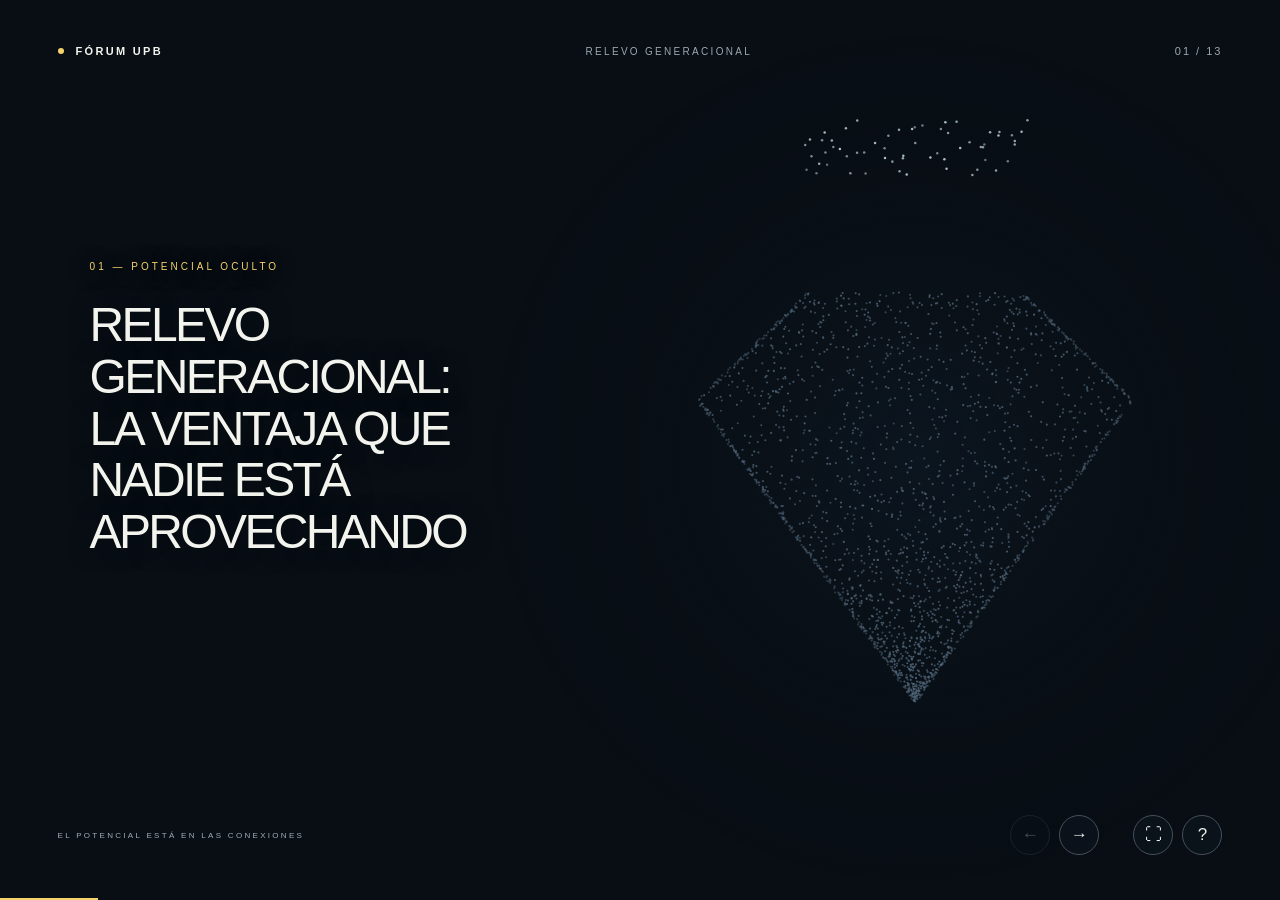
<file: unidad_5_diamante/index.html>
<!doctype html>
<html lang="es">
<head>
    <meta charset="utf-8">
    <meta name="viewport" content="width=device-width,initial-scale=1">
    <title>Potencial · Fórum UPB</title>
    <link rel="stylesheet" href="styles.css">
    <!-- El favicon debe ir aquí adentro, en el HEAD -->
    <link rel="icon" href="../assets/favicon.ico">
</head>
<body>
<main>
<div class="photographs" aria-hidden="true"><img class="scene-photo" alt=""><img class="scene-photo" alt=""></div><div class="photo-shade" aria-hidden="true"></div><canvas id="field" aria-hidden="true"></canvas>
<header><span class="brand"><i></i> FÓRUM UPB</span><span class="edition">RELEVO GENERACIONAL</span><span id="count">01 / 13</span></header>
<section class="copy" aria-live="polite"><p id="chapter"></p><h1 id="title"></h1></section>
<div id="qr" aria-label="Espacio reservado para un único QR"></div>
<footer><span class="signature">EL POTENCIAL ESTÁ EN LAS CONEXIONES</span><nav aria-label="Controles de presentación"><button id="prev" aria-label="Anterior">←</button><button id="next" aria-label="Siguiente">→</button><span class="divider"></span><button id="full" aria-label="Pantalla completa">⛶</button><button id="help" aria-label="Ayuda">?</button></nav></footer>
<div id="progress"></div>
<dialog id="guide"><h2>Tu ritmo. Una misma historia.</h2><p>← → &nbsp; Anterior / siguiente<br>Espacio &nbsp; Siguiente<br>F &nbsp; Pantalla completa<br>R &nbsp; Volver al inicio<br>H &nbsp; Abrir / cerrar ayuda</p><p>Las formas continúan vivas mientras hablas. Avanza cuando quieras.</p><button id="close">Continuar</button></dialog>
</main><script src="app.js"></script></body></html>
</file>
<file: styles.css>
:root {
  --bg: #0a0e14;
  --bg2: #0f1520;
  --border: #1e2a38;
  --text: #8fa8be;
  --text-dim: #3a4f62;
  --red: #c0392b;
  --red-bright: #e05040;
  --blue: #1a5fa0;
  --blue-bright: #2a7fd4;
  --white: #d0dde8;
}

* { margin: 0; padding: 0; box-sizing: border-box; }

body {
  background: var(--bg);
  color: var(--text);
  font-family: 'Share Tech Mono', monospace;
  font-size: 14px;
  line-height: 1.8;
}

/* PIXEL GRID BACKGROUND */
body {
  background-image:
    linear-gradient(var(--border) 1px, transparent 1px),
    linear-gradient(90deg, var(--border) 1px, transparent 1px);
  background-size: 24px 24px;
  background-color: var(--bg);
}

/* ═══════════ HEADER ═══════════ */
header {
  text-align: center;
  padding: 56px 20px 48px;
  border-bottom: 2px solid var(--border);
  background: var(--bg);
  image-rendering: pixelated;
}

.logo {
  font-family: 'Press Start 2P', monospace;
  font-size: clamp(13px, 2.5vw, 22px);
  line-height: 1.8;
  background: linear-gradient(
    180deg,
    var(--red-bright) 0%,
    #aa44aa 50%,
    var(--blue-bright) 100%
  );
  -webkit-background-clip: text;
  -webkit-text-fill-color: transparent;
  background-clip: text;
  letter-spacing: 2px;
}

.logo-sub {
  font-size: 10px;
  color: #a8b2d1; /* Aclarado */
  margin-top: 16px;
  letter-spacing: 4px;
}

.visitor-bar {
  display: inline-flex;
  align-items: center;
  gap: 10px;
  margin-top: 24px;
  padding: 8px 18px;
  border: 1px solid var(--border);
  font-size: 10px;
  color: var(--text-dim);
  letter-spacing: 2px;
  background: var(--bg2);
}

.visitor-dot {
  width: 6px; height: 6px;
  background: var(--red-bright);
  animation: blink 1.2s steps(1) infinite;
}

@keyframes blink {
  0%, 100% { opacity: 1; }
  50% { opacity: 0; }
}

#visitor-count { color: var(--red-bright); }

/* ═══════════ NAV ═══════════ */
nav {
  display: flex;
  justify-content: center;
  border-bottom: 2px solid var(--border);
  background: var(--bg2);
  position: sticky;
  top: 0;
  z-index: 10;
}

nav a {
  font-family: 'Press Start 2P', monospace;
  font-size: 9px;
  color: #a8b2d1 !important; /* Aclarado */
  font-weight: bold;
  text-decoration: none;
  padding: 14px 22px;
  border-right: 1px solid var(--border);
  letter-spacing: 1px;
  transition: color 0.2s ease, text-shadow 0.2s ease, background 0.1s;
}

nav a:first-child { border-left: 1px solid var(--border); }
nav a:hover { 
  color: #ffffff !important; 
  background: rgba(255,255,255,0.02); 
  text-shadow: 0 0 10px rgba(255, 255, 255, 0.4);
}

/* ═══════════ MAIN ═══════════ */
main {
  max-width: 780px;
  margin: 0 auto;
  padding: 48px 20px 80px;
}

.section-label {
  font-family: 'Press Start 2P', monospace;
  font-size: 8px;
  color: #e2e8f0; /* Iluminado */
  text-shadow: 0 0 8px rgba(255, 255, 255, 0.15);
  font-weight: bold;
  letter-spacing: 4px;
  margin-bottom: 24px;
  padding-bottom: 10px;
  border-bottom: 1px solid var(--border);
}

/* ═══════════ CARD ═══════════ */
.note-card {
  display: flex;
  border: 1px solid var(--border);
  background: var(--bg2);
  margin-bottom: 16px;
}

.note-card:hover {
  border-color: var(--red);
}

/* DATE */
.note-date {
  width: 72px;
  min-width: 72px;
  border-right: 1px solid var(--border);
  padding: 20px 8px;
  text-align: center;
  display: flex;
  flex-direction: column;
  align-items: center;
  gap: 4px;
  background: var(--bg);
}

.note-date .day {
  font-family: 'Press Start 2P', monospace;
  font-size: 18px;
  color: var(--red-bright);
  line-height: 1;
}

.note-date .month {
  font-size: 9px;
  color: #a8b2d1; /* Aclarado */
  letter-spacing: 1px;
}

.note-date .year {
  font-size: 8px;
  color: #a8b2d1; /* Aclarado */
  opacity: 0.6; /* Ligeramente más opaco para que se lea mejor */
}

/* CONTENT */
.note-content {
  padding: 20px 24px;
  flex: 1;
}

.note-tag {
  color: #a8b2d1;
  font-weight: bold;
  margin-bottom: 8px;
}

.note-title, .game-card h3 {
  font-family: 'Press Start 2P', monospace;
  font-size: 14px;
  color: #ffffff;
  text-shadow: 0 0 10px rgba(255, 255, 255, 0.2);
  margin-bottom: 12px;
  line-height: 1.4;
}

.note-body p, .game-card p {
  color: #e2e8f0; 
  font-size: 14px; 
  line-height: 1.7; 
  font-family: 'Share Tech Mono', monospace; 
}

.note-body p + p { margin-top: 10px; }

/* BOTÓN NOVELA / PROYECTOS */
.novel-btn {
  display: inline-block;
  border: 1px solid #37e8ff;
  color: #37e8ff;
  background: rgba(55, 232, 255, 0.05);
  font-family: 'Press Start 2P', monospace;
  font-size: 9px;
  text-decoration: none;
  padding: 12px 18px;
  margin-bottom: 20px;
  transition: all 0.2s ease;
  cursor: pointer;
}

.novel-btn:hover {
  background: rgba(55, 232, 255, 0.15);
  box-shadow: 0 0 15px rgba(55, 232, 255, 0.3);
  color: #ffffff;
}

/* CARD FOOTER */
.note-footer {
  display: flex;
  align-items: center;
  justify-content: space-between;
  border-top: 1px solid var(--border);
  padding-top: 12px;
}

.like-btn {
  display: flex;
  align-items: center;
  gap: 8px;
  background: none;
  border: 1px solid var(--border);
  color: var(--text-dim);
  font-family: 'Share Tech Mono', monospace;
  font-size: 11px;
  letter-spacing: 1px;
  padding: 5px 12px;
  cursor: pointer;
  transition: all 0.1s;
}

.like-btn:hover { border-color: var(--red-bright); color: var(--red-bright); }
.like-btn.liked { border-color: var(--red-bright); color: var(--red-bright); }

.note-id {
  font-size: 9px;
  color: var(--text-dim);
  opacity: 0.4;
  letter-spacing: 2px;
}

/* ═══════════ FOOTER ═══════════ */
footer {
  border-top: 2px solid var(--border);
  text-align: center;
  padding: 28px 20px;
  font-size: 9px;
  color: var(--text-dim);
  letter-spacing: 3px;
  background: var(--bg2);
}

footer span { color: var(--red-bright); }

/* MEDIA QUERIES PARA MÓVILES */
@media (max-width: 500px) {
  .note-date { width: 56px; min-width: 56px; }
  .note-date .day { font-size: 14px; }
  .note-title { font-size: 10px; }
  nav a { font-size: 7px; padding: 12px 12px; }
}
</file>
<file: unidad_5_diamante/styles.css>
:root{color-scheme:dark;--ink:#f2f4ed;--muted:#9ca9ae;--accent:#f6d36a}
*{box-sizing:border-box}body{margin:0;background:#080e14;color:var(--ink);font-family:Arial,Helvetica,sans-serif;overflow:hidden}main{height:100dvh;min-height:360px;position:relative}canvas{position:absolute;inset:0;width:100%;height:100%}header,footer{position:absolute;left:4.5%;right:4.5%;display:flex;align-items:center;justify-content:space-between;z-index:2}header{top:5%;font-size:11px;letter-spacing:2.3px}.brand{font-weight:700;display:flex;gap:12px;align-items:center}.brand i{width:6px;height:6px;background:var(--accent);border-radius:50%}.edition{color:var(--muted);font-size:10px}#count{font-variant-numeric:tabular-nums;color:var(--muted);letter-spacing:2px}.copy{position:absolute;top:29%;left:7%;width:37%;pointer-events:none}#chapter{color:var(--accent);font-size:10px;letter-spacing:3px;text-transform:uppercase;margin:0 0 27px}h1{font-size:clamp(25px,3.75vw,68px);font-weight:500;letter-spacing:-.055em;line-height:1.08;margin:0;text-wrap:balance}body.long h1{font-size:clamp(24px,3.2vw,56px)}footer{bottom:5%;}.signature{font-size:8px;letter-spacing:2.3px;color:#a0adb4}nav{display:flex;gap:9px;align-items:center}button{border:1px solid #46505a;background:#0c141dbb;color:#ebeee9;border-radius:50%;width:40px;height:40px;font-size:17px;cursor:pointer}button:hover,button:focus-visible{background:#243442;border-color:#ead289;outline:2px solid transparent}button:disabled{opacity:.3;cursor:default}.divider{width:16px}#progress{position:absolute;bottom:0;left:0;height:2px;background:var(--accent);transition:width .6s;width:7.69%}#qr{display:none;position:absolute;right:5%;bottom:18%;width:min(12vw,150px);aspect-ratio:1;border:1px solid #f6d36a30;background:#080e14}body.final #qr{display:block}dialog{max-width:450px;padding:36px;background:#111c26;color:var(--ink);border:1px solid #405362;border-radius:12px}dialog::backdrop{background:#0009;backdrop-filter:blur(6px)}dialog h2{font-weight:500;font-size:24px}dialog p{line-height:1.9;color:#b9c5cd}dialog button{border-radius:6px;width:auto;padding:0 20px;font-size:14px}
@media(max-width:700px),(max-aspect-ratio:1/1){.edition,.signature{display:none}.copy{top:16%;left:7%;width:86%}h1,body.long h1{font-size:clamp(25px,6vw,38px);max-width:580px}#chapter{margin-bottom:15px}footer{justify-content:flex-end}header{top:4%}body.final #qr{bottom:15%;width:80px}}
@media(prefers-reduced-motion:reduce){#progress{transition:none}}


/* Documentary context stays behind the continuous particle system. */
.photographs,.photo-shade{position:absolute;inset:0;pointer-events:none;overflow:hidden}
.scene-photo{position:absolute;inset:0;width:100%;height:100%;object-fit:cover;object-position:var(--photo-focus,50% 60%);opacity:0;filter:saturate(.48) brightness(.8);transition:opacity 1.4s ease}
.scene-photo.visible{opacity:.67}
.photo-shade{background:linear-gradient(90deg,rgba(8,14,20,.32) 0%,rgba(8,14,20,.55) 39%,rgba(8,14,20,.94) 58%,rgba(8,14,20,.98) 100%),linear-gradient(180deg,#080e14c9 0%,#080e1470 37%,#080e1410 66%,#080e14e6 100%)}
.copy{z-index:1;text-shadow:0 2px 22px #080e14}
body.has-photo .copy{background:radial-gradient(ellipse at 35% 45%,#080e148a,transparent 74%)}
@media(max-width:700px),(max-aspect-ratio:1/1){
 .photographs{bottom:40%}
 .scene-photo{object-position:var(--photo-focus,50% 60%)}
 .photo-shade{background:linear-gradient(180deg,#080e1499 0%,#080e1470 22%,#080e1425 34%,#080e14c9 48%,#080e14 61%)}
 .scene-photo.visible{opacity:.75}
}
@media(prefers-reduced-motion:reduce){.scene-photo{transition:none}}
</file>
